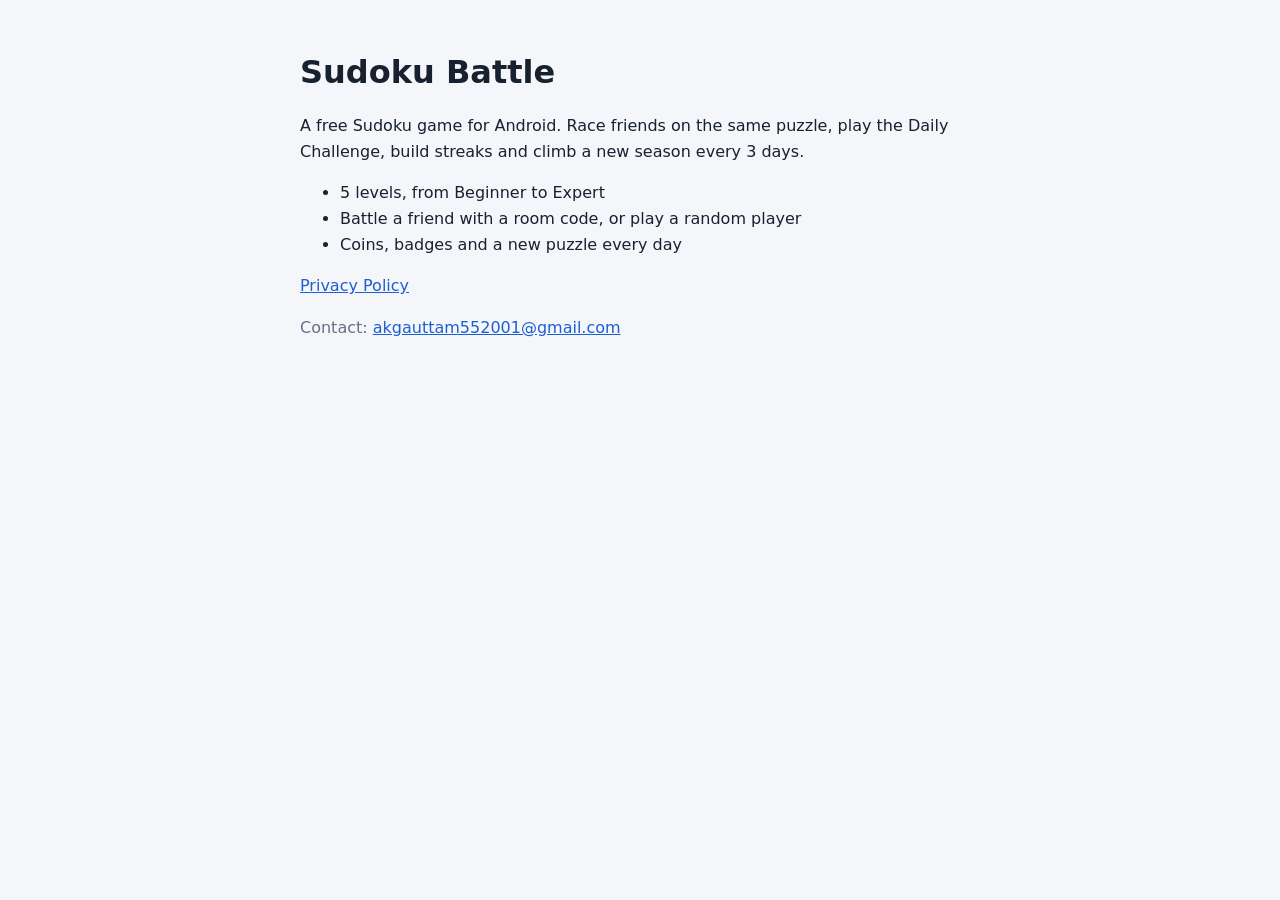
<file: index.html>
<!doctype html>
<html lang="en">
<head>
<meta charset="utf-8">
<meta name="viewport" content="width=device-width, initial-scale=1">
<title>Sudoku Battle</title>
<link rel="stylesheet" href="style.css">
</head>
<body>
<main>
<h1>Sudoku Battle</h1>
<p>A free Sudoku game for Android. Race friends on the same puzzle, play the Daily Challenge, build streaks and climb a new season every 3 days.</p>
<ul>
<li>5 levels, from Beginner to Expert</li>
<li>Battle a friend with a room code, or play a random player</li>
<li>Coins, badges and a new puzzle every day</li>
</ul>
<p><a href="privacy.html">Privacy Policy</a></p>
<p class="muted">Contact: <a href="mailto:akgauttam552001@gmail.com">akgauttam552001@gmail.com</a></p>
</main>
</body>
</html>
</file>
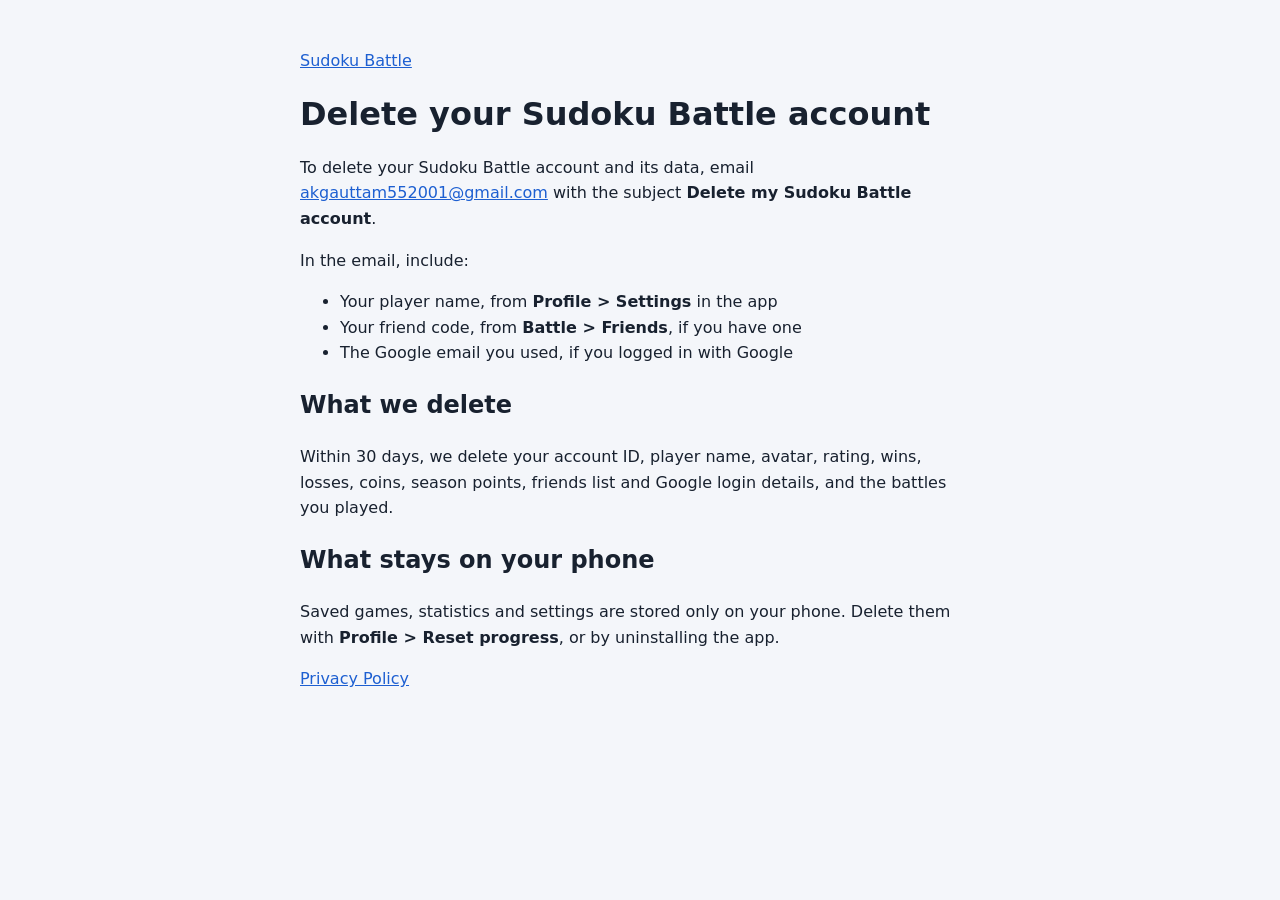
<file: delete-account.html>
<!doctype html>
<html lang="en">
<head>
<meta charset="utf-8">
<meta name="viewport" content="width=device-width, initial-scale=1">
<title>Delete Sudoku Battle Account</title>
<link rel="stylesheet" href="style.css">
</head>
<body>
<main>
<p><a href="index.html">Sudoku Battle</a></p>
<h1>Delete your Sudoku Battle account</h1>

<p>To delete your Sudoku Battle account and its data, email <a href="mailto:akgauttam552001@gmail.com?subject=Delete%20my%20Sudoku%20Battle%20account">akgauttam552001@gmail.com</a> with the subject <strong>Delete my Sudoku Battle account</strong>.</p>

<p>In the email, include:</p>
<ul>
<li>Your player name, from <strong>Profile &gt; Settings</strong> in the app</li>
<li>Your friend code, from <strong>Battle &gt; Friends</strong>, if you have one</li>
<li>The Google email you used, if you logged in with Google</li>
</ul>

<h2>What we delete</h2>
<p>Within 30 days, we delete your account ID, player name, avatar, rating, wins, losses, coins, season points, friends list and Google login details, and the battles you played.</p>

<h2>What stays on your phone</h2>
<p>Saved games, statistics and settings are stored only on your phone. Delete them with <strong>Profile &gt; Reset progress</strong>, or by uninstalling the app.</p>

<p><a href="privacy.html">Privacy Policy</a></p>
</main>
</body>
</html>
</file>
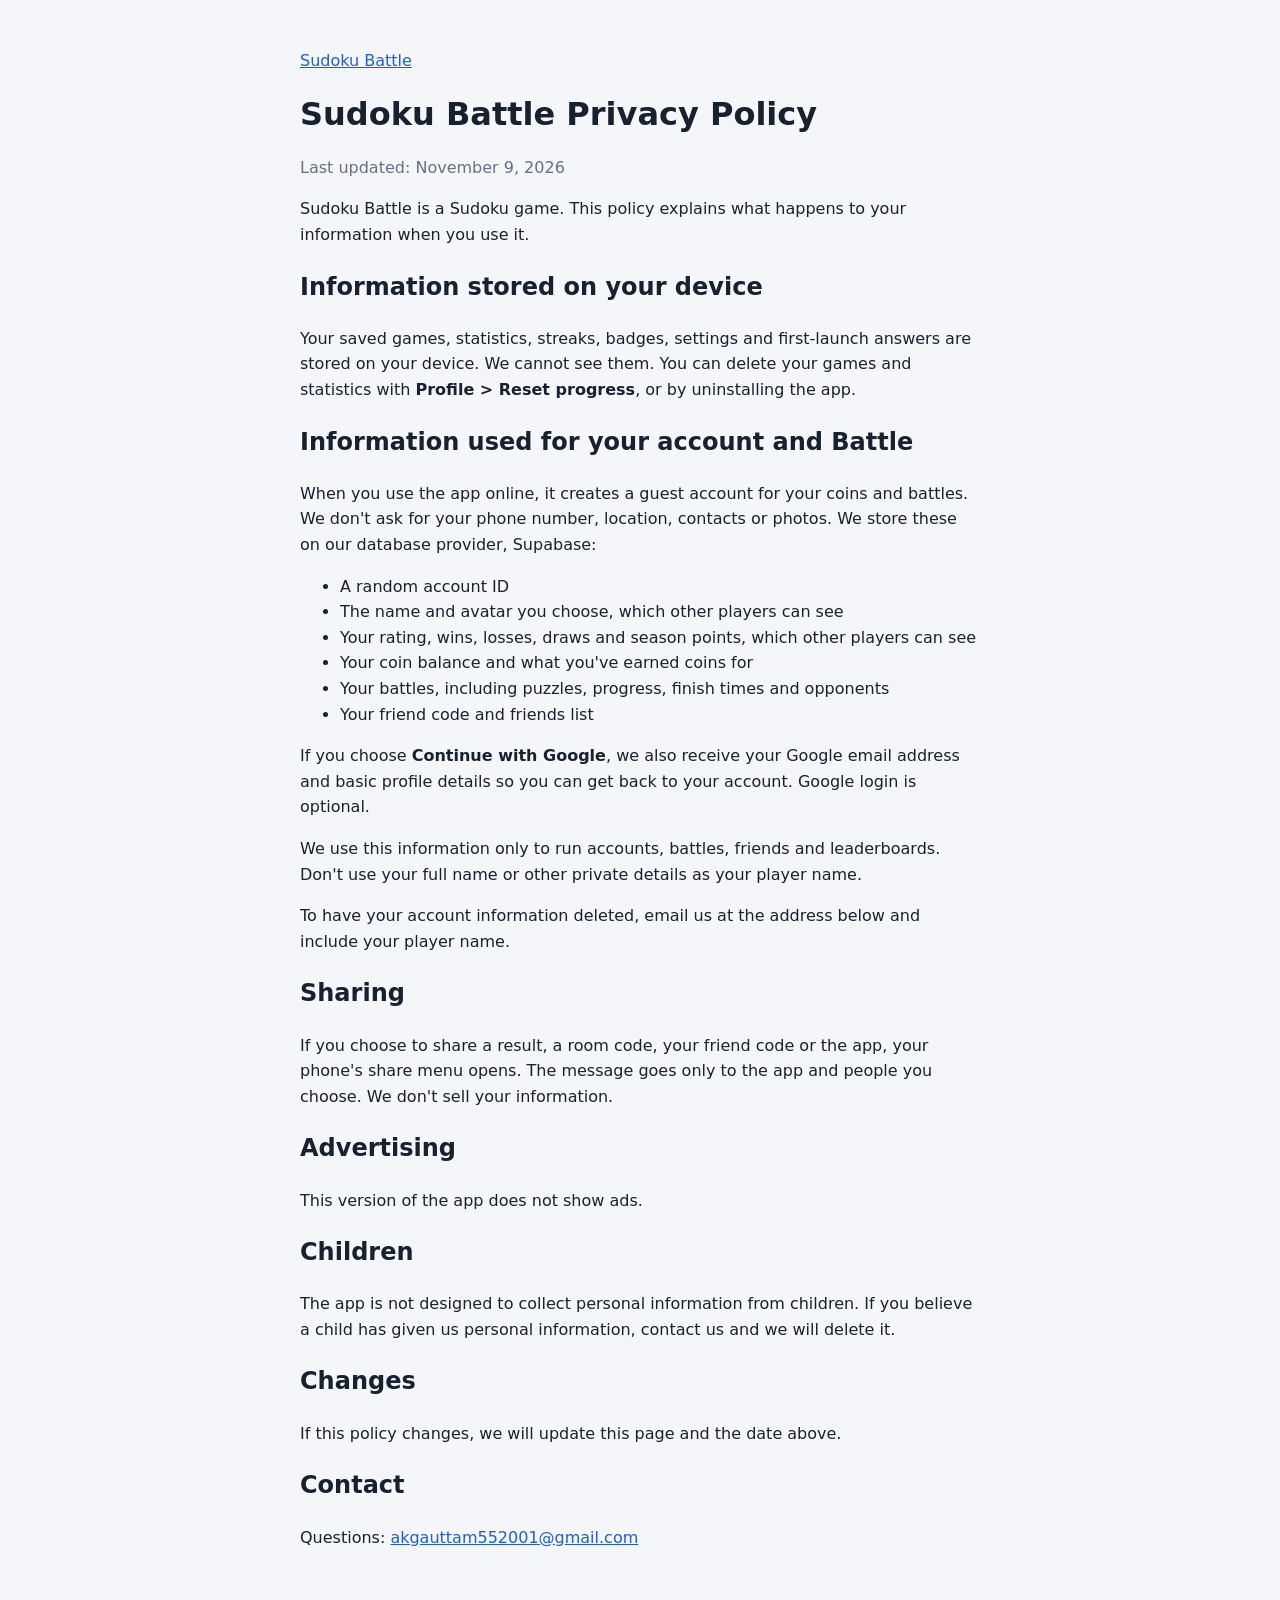
<file: privacy.html>
<!doctype html>
<html lang="en">
<head>
<meta charset="utf-8">
<meta name="viewport" content="width=device-width, initial-scale=1">
<title>Sudoku Battle Privacy Policy</title>
<link rel="stylesheet" href="style.css">
</head>
<body>
<main>
<p><a href="index.html">Sudoku Battle</a></p>
<h1>Sudoku Battle Privacy Policy</h1>
<p class="muted">Last updated: November 9, 2026</p>

<p>Sudoku Battle is a Sudoku game. This policy explains what happens to your information when you use it.</p>

<h2>Information stored on your device</h2>
<p>Your saved games, statistics, streaks, badges, settings and first-launch answers are stored on your device. We cannot see them. You can delete your games and statistics with <strong>Profile &gt; Reset progress</strong>, or by uninstalling the app.</p>

<h2>Information used for your account and Battle</h2>
<p>When you use the app online, it creates a guest account for your coins and battles. We don't ask for your phone number, location, contacts or photos. We store these on our database provider, Supabase:</p>
<ul>
<li>A random account ID</li>
<li>The name and avatar you choose, which other players can see</li>
<li>Your rating, wins, losses, draws and season points, which other players can see</li>
<li>Your coin balance and what you've earned coins for</li>
<li>Your battles, including puzzles, progress, finish times and opponents</li>
<li>Your friend code and friends list</li>
</ul>
<p>If you choose <strong>Continue with Google</strong>, we also receive your Google email address and basic profile details so you can get back to your account. Google login is optional.</p>
<p>We use this information only to run accounts, battles, friends and leaderboards. Don't use your full name or other private details as your player name.</p>
<p>To have your account information deleted, email us at the address below and include your player name.</p>

<h2>Sharing</h2>
<p>If you choose to share a result, a room code, your friend code or the app, your phone's share menu opens. The message goes only to the app and people you choose. We don't sell your information.</p>

<h2>Advertising</h2>
<p>This version of the app does not show ads.</p>

<h2>Children</h2>
<p>The app is not designed to collect personal information from children. If you believe a child has given us personal information, contact us and we will delete it.</p>

<h2>Changes</h2>
<p>If this policy changes, we will update this page and the date above.</p>

<h2>Contact</h2>
<p>Questions: <a href="mailto:akgauttam552001@gmail.com">akgauttam552001@gmail.com</a></p>
</main>
</body>
</html>
</file>
<file: style.css>
:root {
  --text: #18212f;
  --muted: #667085;
  --link: #1d5fd1;
  --background: #f4f6fa;
}

@media (prefers-color-scheme: dark) {
  :root {
    --text: #e8ebf0;
    --muted: #a0a8b6;
    --link: #8db4f5;
    --background: #12161d;
  }
}

body {
  margin: 0;
  background: var(--background);
  color: var(--text);
  font: 16px/1.6 system-ui, -apple-system, "Segoe UI", sans-serif;
}

main {
  max-width: 680px;
  margin: 0 auto;
  padding: 32px 16px 48px;
}

h1 {
  line-height: 1.2;
}

a {
  color: var(--link);
}

.muted {
  color: var(--muted);
}
</file>
